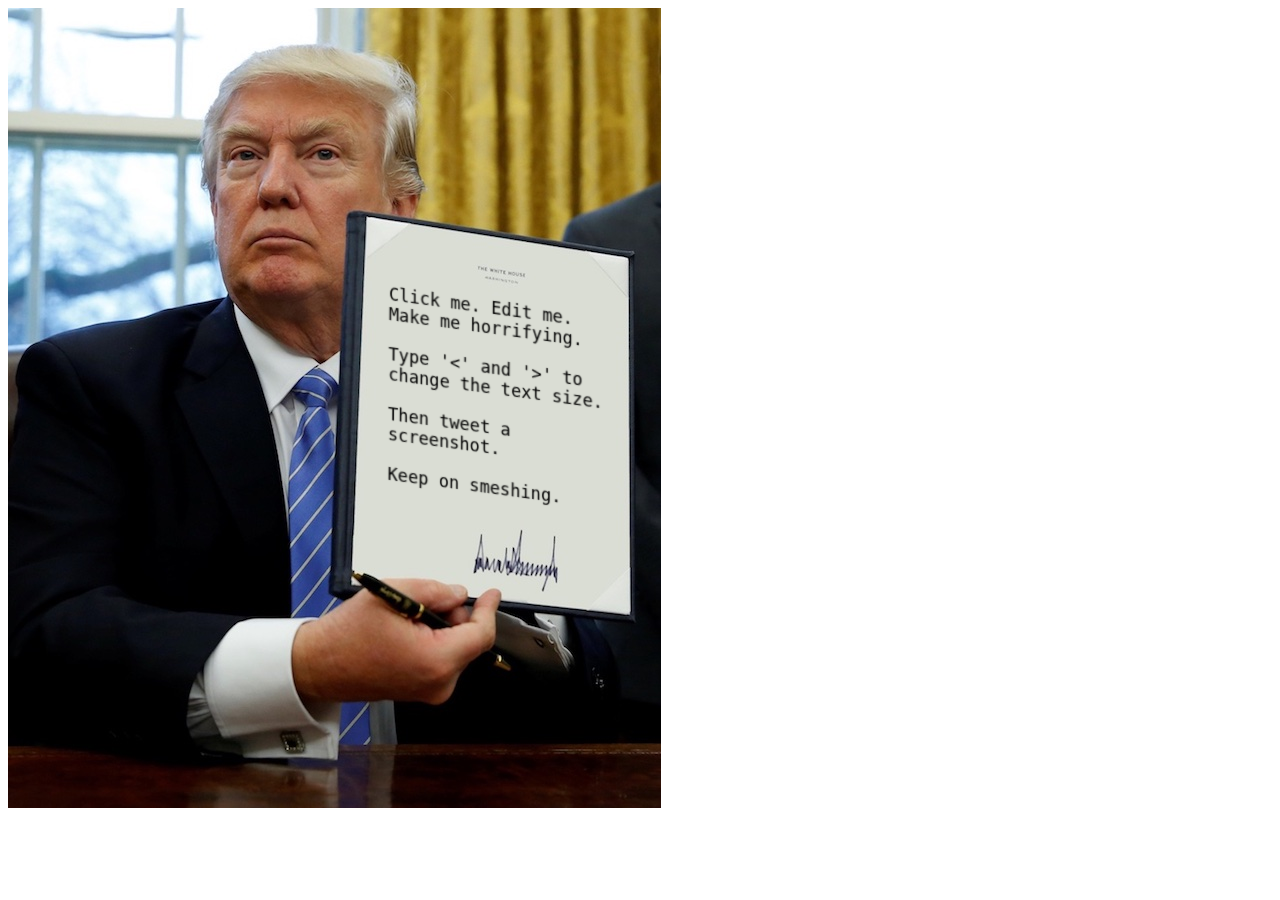
<file: exec_order/index.html>
<html>
<head>
	<title>Trump Executive Order Generator</title>
	<style>
	.eo {
		transform: skewY(7deg) skewX(0deg) rotateY(3deg) rotateX(3deg) rotateZ(0.6deg);
		position: absolute;
		left: 380px;
		top: 290px;
		width: 215px;
		height: 240px;
		text-shadow: 0 0 1px black;
		color: transparent;
		font-family: monospace;
	}
	</style>
</head>
<body style='perspective: 400px'>
<div style='margin: 0px; position: absolute; left: 0; top: 0; z-index: 50'>
	<img src='index.jpg'/>  
	<div class='eo' id='eo' contenteditable onkeypress='keypress(event);' style='font-size: 17px;' spellcheck='false'>
		Click me. Edit me. Make me horrifying.
		<br/><br/>
		Type '&lt;' and '&gt;' to change the text size.
		<br/><br/>
		Then tweet a screenshot.
		<br/><br/>
		Keep on smeshing.
	</div>
</body>
<script type='text/javascript'>
function keypress(e) {
	var key = e.key;
	if (key != "<" && key != ">") return;
	var adj = (key == "<") ? -1 : +1;
	var eo = document.getElementById('eo');
	var size = parseInt(eo.style['font-size']);
	eo.style['font-size'] = (size + adj) + 'px';
	e.preventDefault();
}
</script>

</html>
</file>
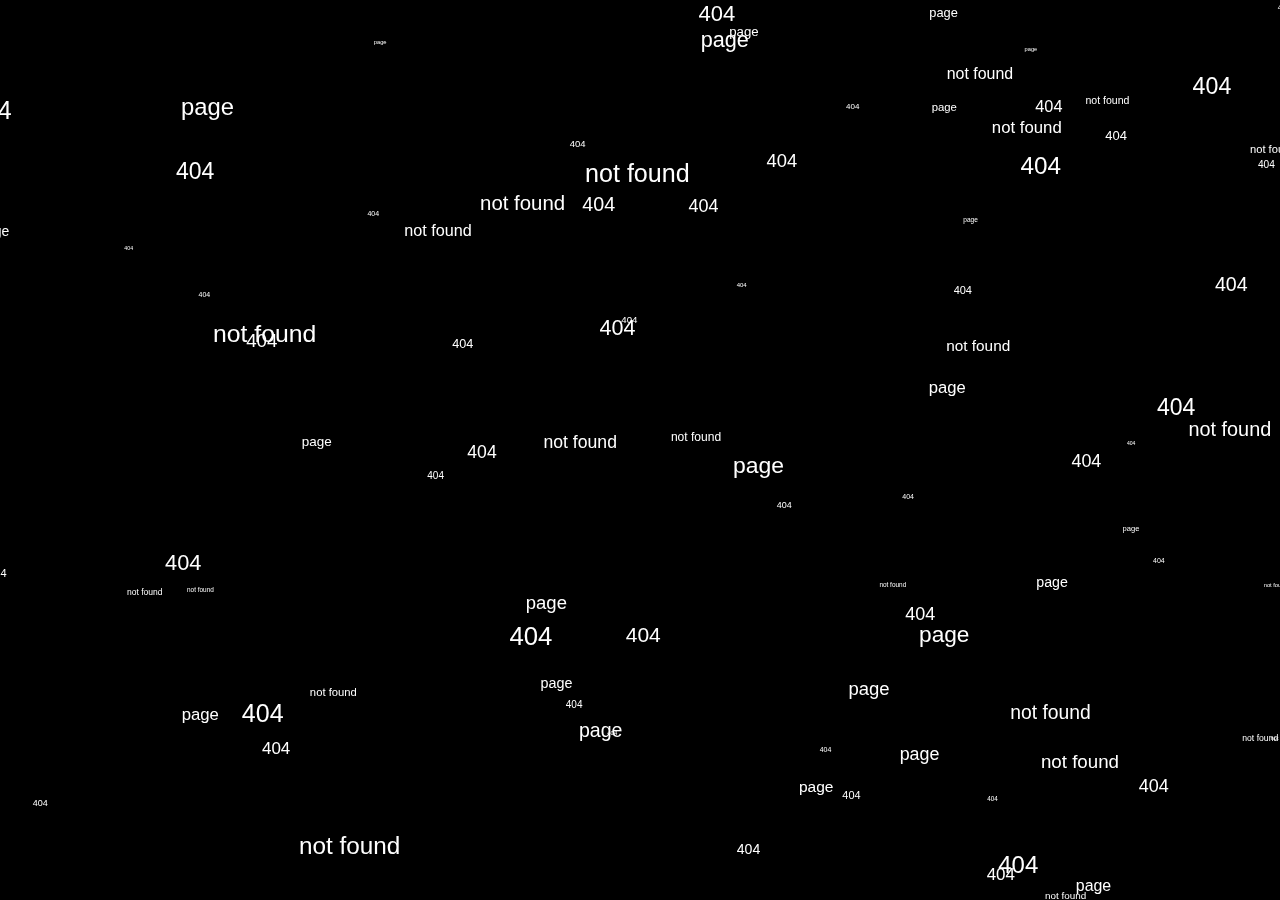
<file: WIP/404float/index.html>
<!DOCTYPE html>
<html lang="en" >
<head>
  <meta charset="UTF-8">
  <title>CodePen - 404 Page Not Found</title>
  

</head>
<body>
<!-- partial:index.partial.html -->
<html>
  <head>
    <meta charset="utf-8">
    <title>404 Page Not Found</title>
    <style media="screen">
      html,body{
        margin: 0;
        padding: 0;
      }

      canvas{
        display: block;
      }
    </style>
  </head>
  <body>

    <script type="text/javascript">
      var canvas = document.createElement('canvas');
      var height = canvas.height = window.innerHeight;
      var width = canvas.width = window.innerWidth;
      var ctx = canvas.getContext('2d');
      document.body.appendChild(canvas);

      function random(min,max)
      {
          return Math.random()*(max-min+1)+min;
      }

      function range_map(value,in_min, in_max, out_min, out_max) {
        return (value - in_min) * (out_max - out_min) / (in_max - in_min) + out_min;
      }

      var word_arr = [];
      var txt_min_size = 5;
      var txt_max_size = 25;
      var keypress = false;
      var acclerate = 2;
      for (var i = 0; i < 25; i++) {
        word_arr.push({
          x : random(0,width),
          y : random(0,height),
          text : '404',
          size : random(txt_min_size,txt_max_size)
        });

        word_arr.push({
          x : random(0,width),
          y : random(0,height),
          text : 'page',
          size : random(txt_min_size,txt_max_size)
        });


        word_arr.push({
          x : random(0,width),
          y : random(0,height),
          text : 'not found',
          size : random(txt_min_size,txt_max_size)
        });

        word_arr.push({
          x : random(0,width),
          y : random(0,height),
          text : '404',
          size : Math.floor(random(txt_min_size,txt_max_size))
        });
      }

      function render()
      {
        ctx.fillStyle = "rgba(0,0,0,1)";
        ctx.fillRect(0,0,width,height);

        ctx.fillStyle = "#fff";
        for (var i = 0; i < word_arr.length; i++) {
          ctx.font = word_arr[i].size+"px sans-serif";
          var w = ctx.measureText(word_arr[i].text);
          ctx.fillText(word_arr[i].text,word_arr[i].x,word_arr[i].y);

          if(keypress)
          {
            word_arr[i].x += range_map(word_arr[i].size,txt_min_size,txt_max_size,2,4) * acclerate;
          }
          else {
            word_arr[i].x += range_map(word_arr[i].size,txt_min_size,txt_max_size,2,3);
          }

          if(word_arr[i].x >= width)
          {
            word_arr[i].x = -w.width*2;
            word_arr[i].y = random(0,height);
            word_arr[i].size =  Math.floor(random(txt_min_size,txt_max_size));

          }
        }

        ctx.fill();

        requestAnimationFrame(render);
      }

      render();

      window.addEventListener('keydown',function(){
        keypress = true;
      },true);
      window.addEventListener('keyup',function(){
        keypress = false;
      },true);
    </script>
  </body>
</html>
<!-- partial -->
  
</body>
</html>
</file>
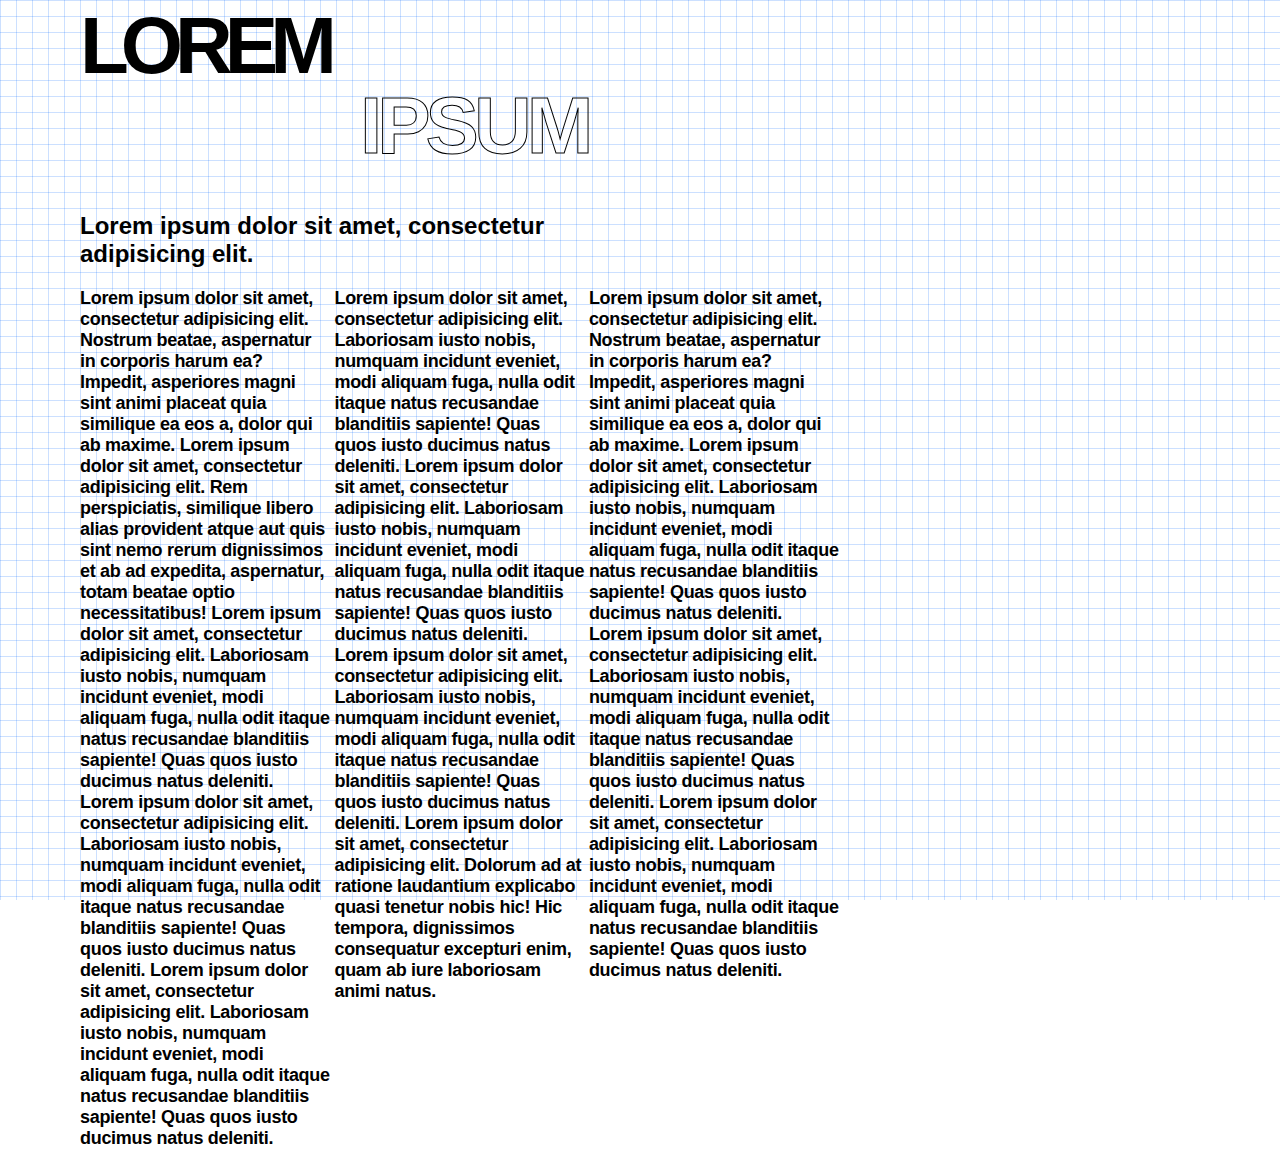
<file: WIP/article/index.html>
<!DOCTYPE html>
<html lang="en" >
<head>
  <meta charset="UTF-8">
  <title>CodePen - Locking Banner</title>
  <link rel="stylesheet" href="./style.css">

</head>
<body>
<!-- partial:index.partial.html -->
<div class="title">
<h1 class="first-name">LOREM</h1>
</div>
<!-- <div class="spacer"></div> -->
<h1 class="last-name">IPSUM</h1>
<main>
<h2>Lorem ipsum dolor sit amet, consectetur adipisicing elit.</h2>
<section>
Lorem ipsum dolor sit amet, consectetur adipisicing elit. Nostrum beatae, aspernatur in corporis harum ea? Impedit, asperiores magni sint animi placeat quia similique ea eos a, dolor qui ab maxime. Lorem ipsum dolor sit amet, consectetur adipisicing elit. Rem perspiciatis, similique libero alias provident atque aut quis sint nemo rerum dignissimos et ab ad expedita, aspernatur, totam beatae optio necessitatibus! Lorem ipsum dolor sit amet, consectetur adipisicing elit. Laboriosam iusto nobis, numquam incidunt eveniet, modi aliquam fuga, nulla odit itaque natus recusandae blanditiis sapiente! Quas quos iusto ducimus natus deleniti. Lorem ipsum dolor sit amet, consectetur adipisicing elit. Laboriosam iusto nobis, numquam incidunt eveniet, modi aliquam fuga, nulla odit itaque natus recusandae blanditiis sapiente! Quas quos iusto ducimus natus deleniti. Lorem ipsum dolor sit amet, consectetur adipisicing elit. Laboriosam iusto nobis, numquam incidunt eveniet, modi aliquam fuga, nulla odit itaque natus recusandae blanditiis sapiente! Quas quos iusto ducimus natus deleniti. 
</section>
<section>
Lorem ipsum dolor sit amet, consectetur adipisicing elit. Laboriosam iusto nobis, numquam incidunt eveniet, modi aliquam fuga, nulla odit itaque natus recusandae blanditiis sapiente! Quas quos iusto ducimus natus deleniti. Lorem ipsum dolor sit amet, consectetur adipisicing elit. Laboriosam iusto nobis, numquam incidunt eveniet, modi aliquam fuga, nulla odit itaque natus recusandae blanditiis sapiente! Quas quos iusto ducimus natus deleniti. Lorem ipsum dolor sit amet, consectetur adipisicing elit. Laboriosam iusto nobis, numquam incidunt eveniet, modi aliquam fuga, nulla odit itaque natus recusandae blanditiis sapiente! Quas quos iusto ducimus natus deleniti. Lorem ipsum dolor sit amet, consectetur adipisicing elit. Dolorum ad at ratione laudantium explicabo quasi tenetur nobis hic! Hic tempora, dignissimos consequatur excepturi enim, quam ab iure laboriosam animi natus.
</section>
<section>
Lorem ipsum dolor sit amet, consectetur adipisicing elit. Nostrum beatae, aspernatur in corporis harum ea? Impedit, asperiores magni sint animi placeat quia similique ea eos a, dolor qui ab maxime. Lorem ipsum dolor sit amet, consectetur adipisicing elit. Laboriosam iusto nobis, numquam incidunt eveniet, modi aliquam fuga, nulla odit itaque natus recusandae blanditiis sapiente! Quas quos iusto ducimus natus deleniti. Lorem ipsum dolor sit amet, consectetur adipisicing elit. Laboriosam iusto nobis, numquam incidunt eveniet, modi aliquam fuga, nulla odit itaque natus recusandae blanditiis sapiente! Quas quos iusto ducimus natus deleniti. Lorem ipsum dolor sit amet, consectetur adipisicing elit. Laboriosam iusto nobis, numquam incidunt eveniet, modi aliquam fuga, nulla odit itaque natus recusandae blanditiis sapiente! Quas quos iusto ducimus natus deleniti. 
</section>
<!-- <aside>The inspiration for this page.</aside> -->
</main>
<!-- partial -->
  <script src='https://cdnjs.cloudflare.com/ajax/libs/jquery/3.1.0/jquery.min.js'></script><script  src="./script.js"></script>

</body>
</html>
</file>
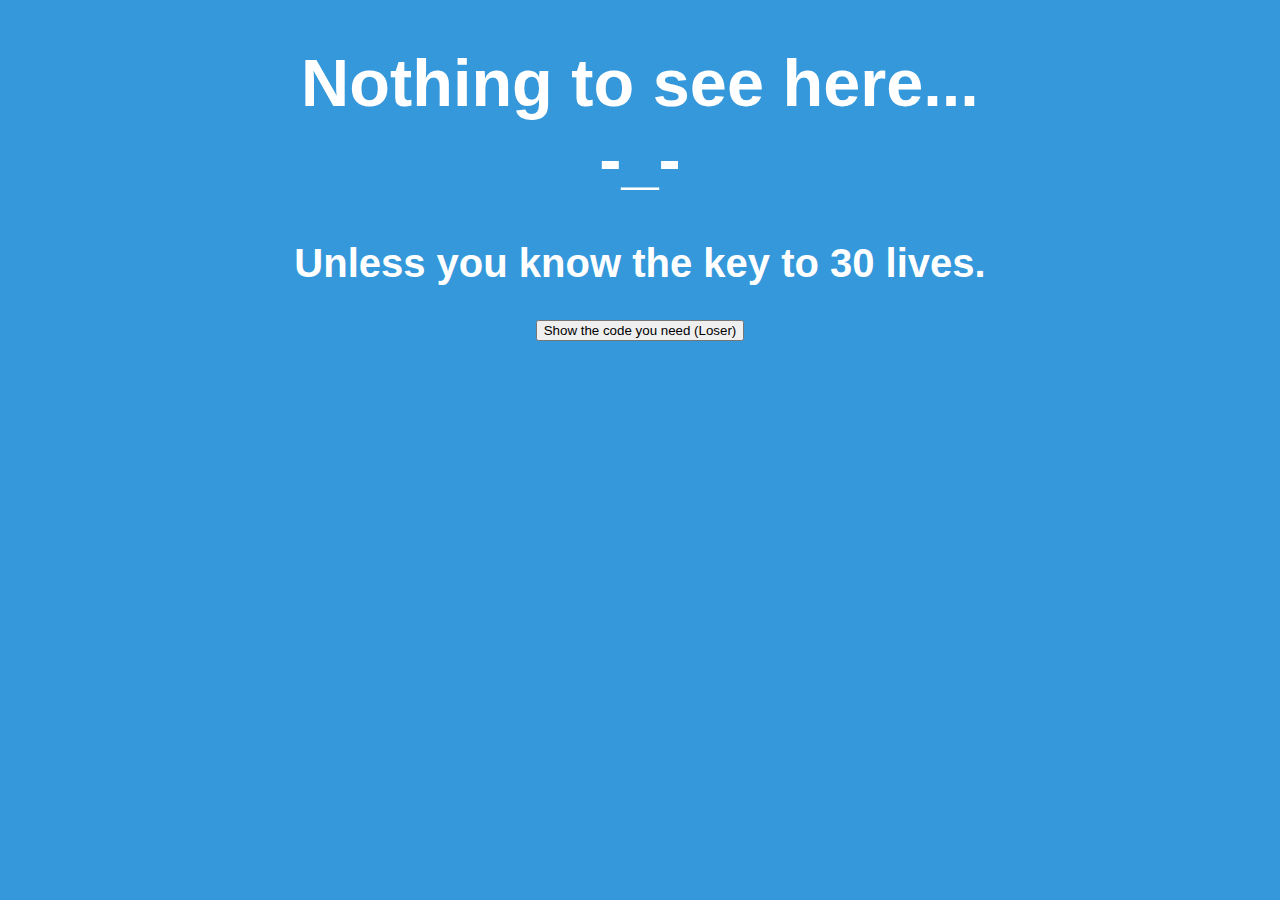
<file: WIP/code/index.html>
<!DOCTYPE html>
<html lang="en" >
<head>
  <meta charset="UTF-8">
  <title>CodePen - Konami code </title>
  <link rel="stylesheet" href="./style.css">

</head>
<body>
<!-- partial:index.partial.html -->
<div><h1>Nothing to see here... </br>-_-</h1>
  <h2>Unless you know the key to 30 lives.</h2></div>

<div class="number"></div>

<div class="button"><button class="show">Show the code you need (Loser)</button></div>

<div class="code"><p>&#8593;  &#8593;  &#8595;  &#8595;  &#8592;  &#8594;  &#8592;  &#8594; B  A  Enter</p></div>
<!-- partial -->
  <script src='https://cdnjs.cloudflare.com/ajax/libs/jquery/2.1.3/jquery.min.js'></script><script  src="./script.js"></script>

</body>
</html>
</file>
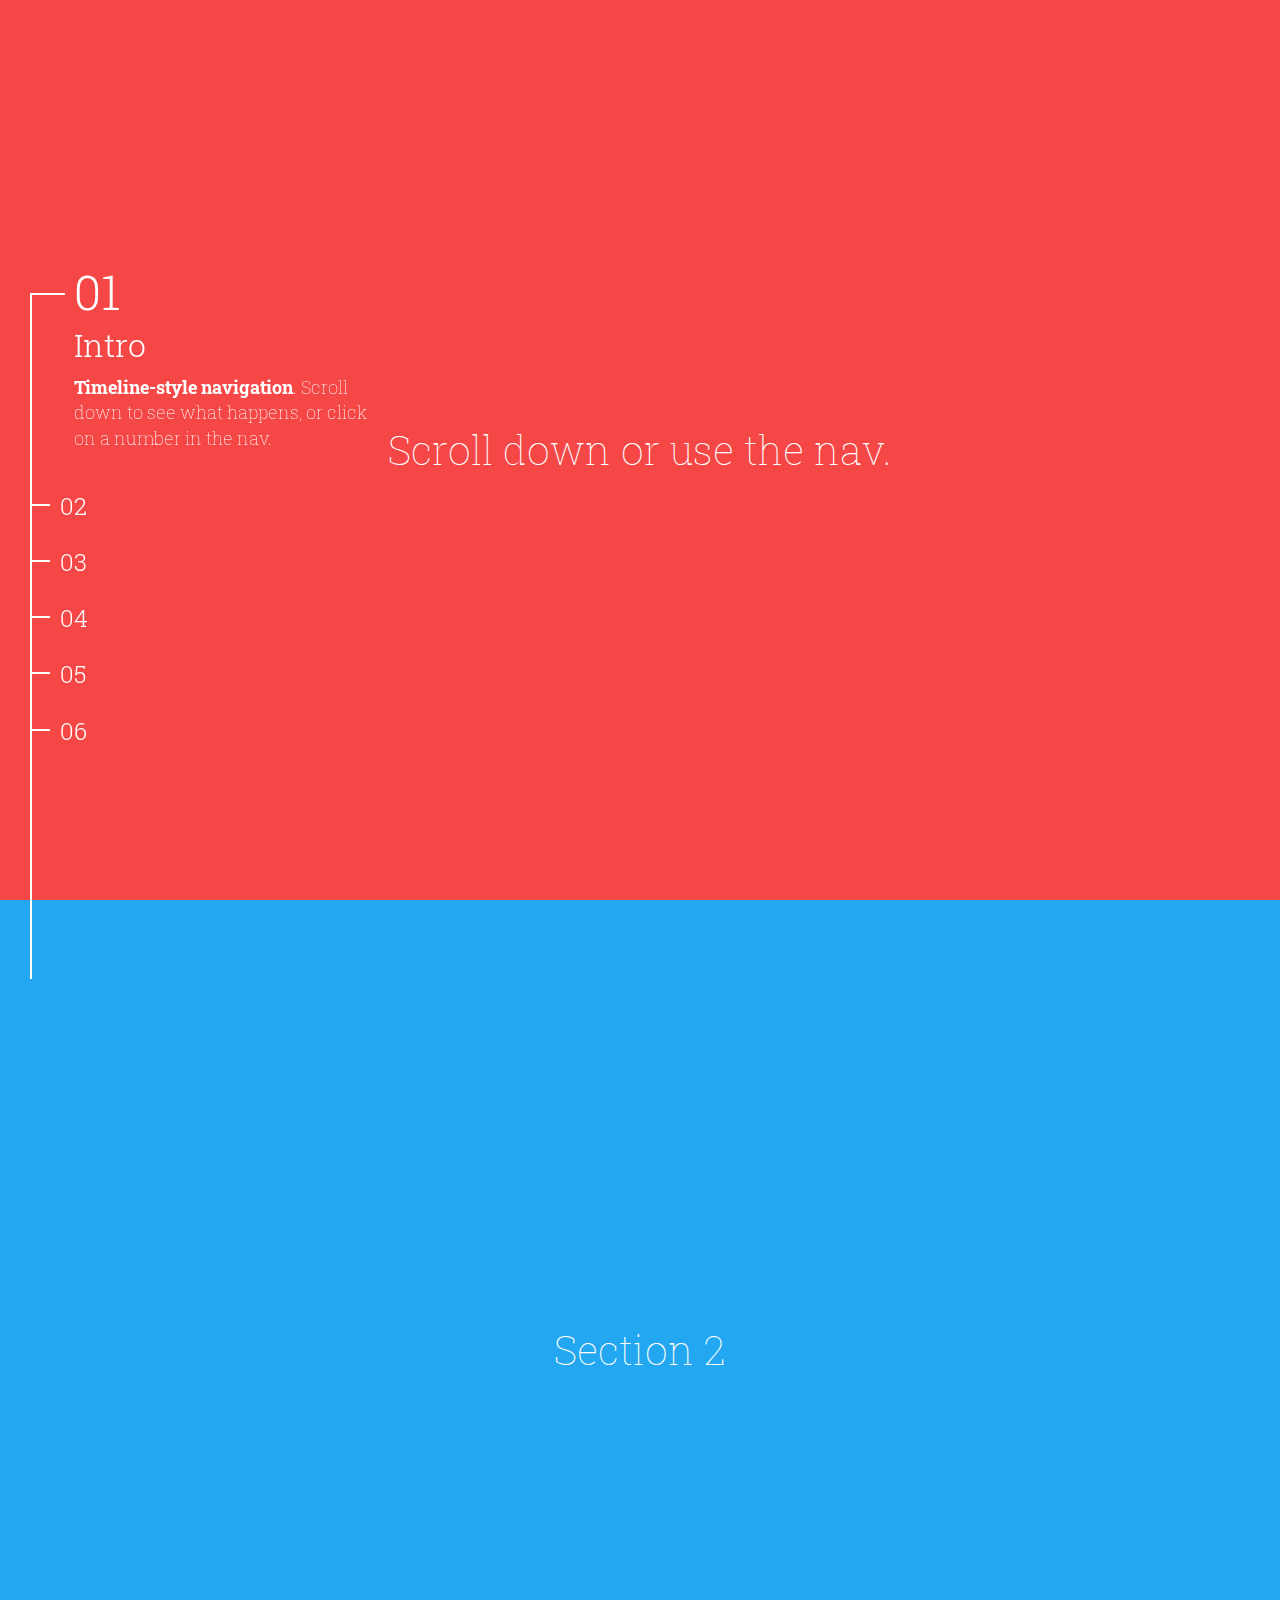
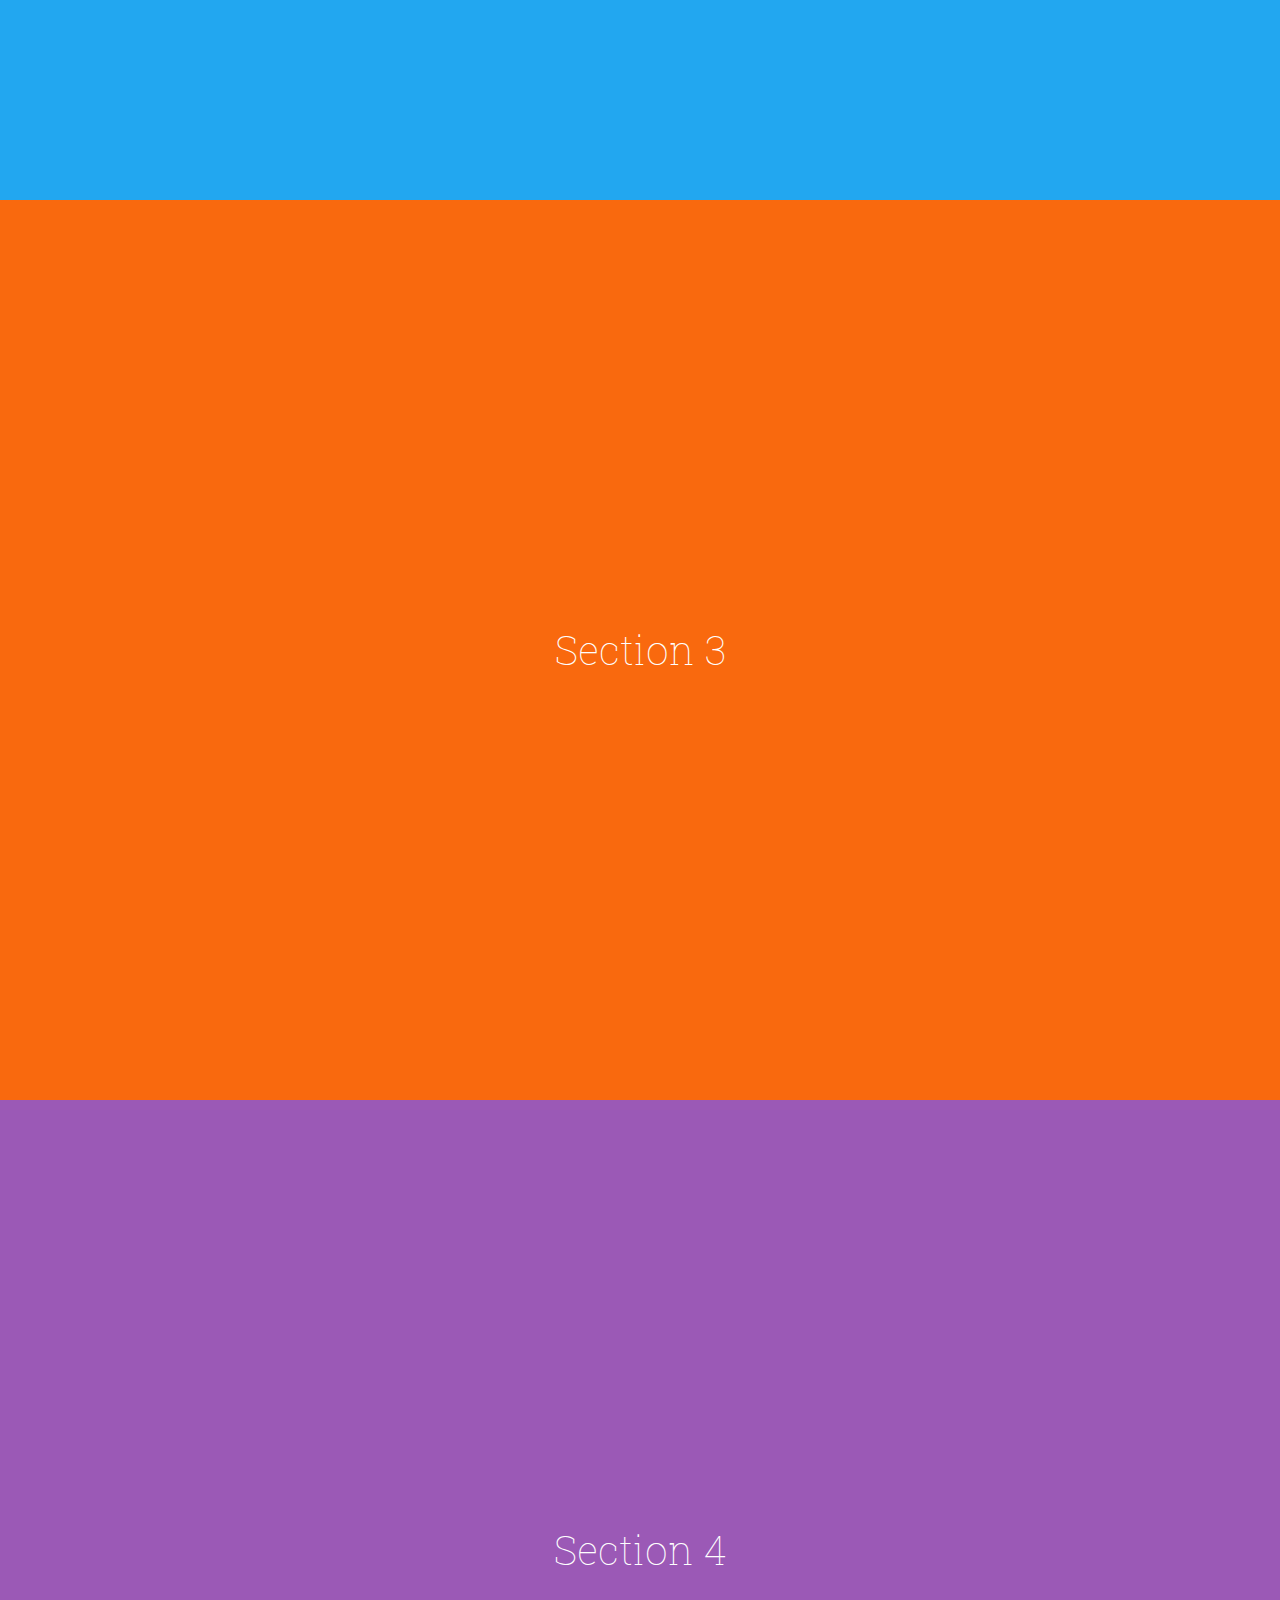
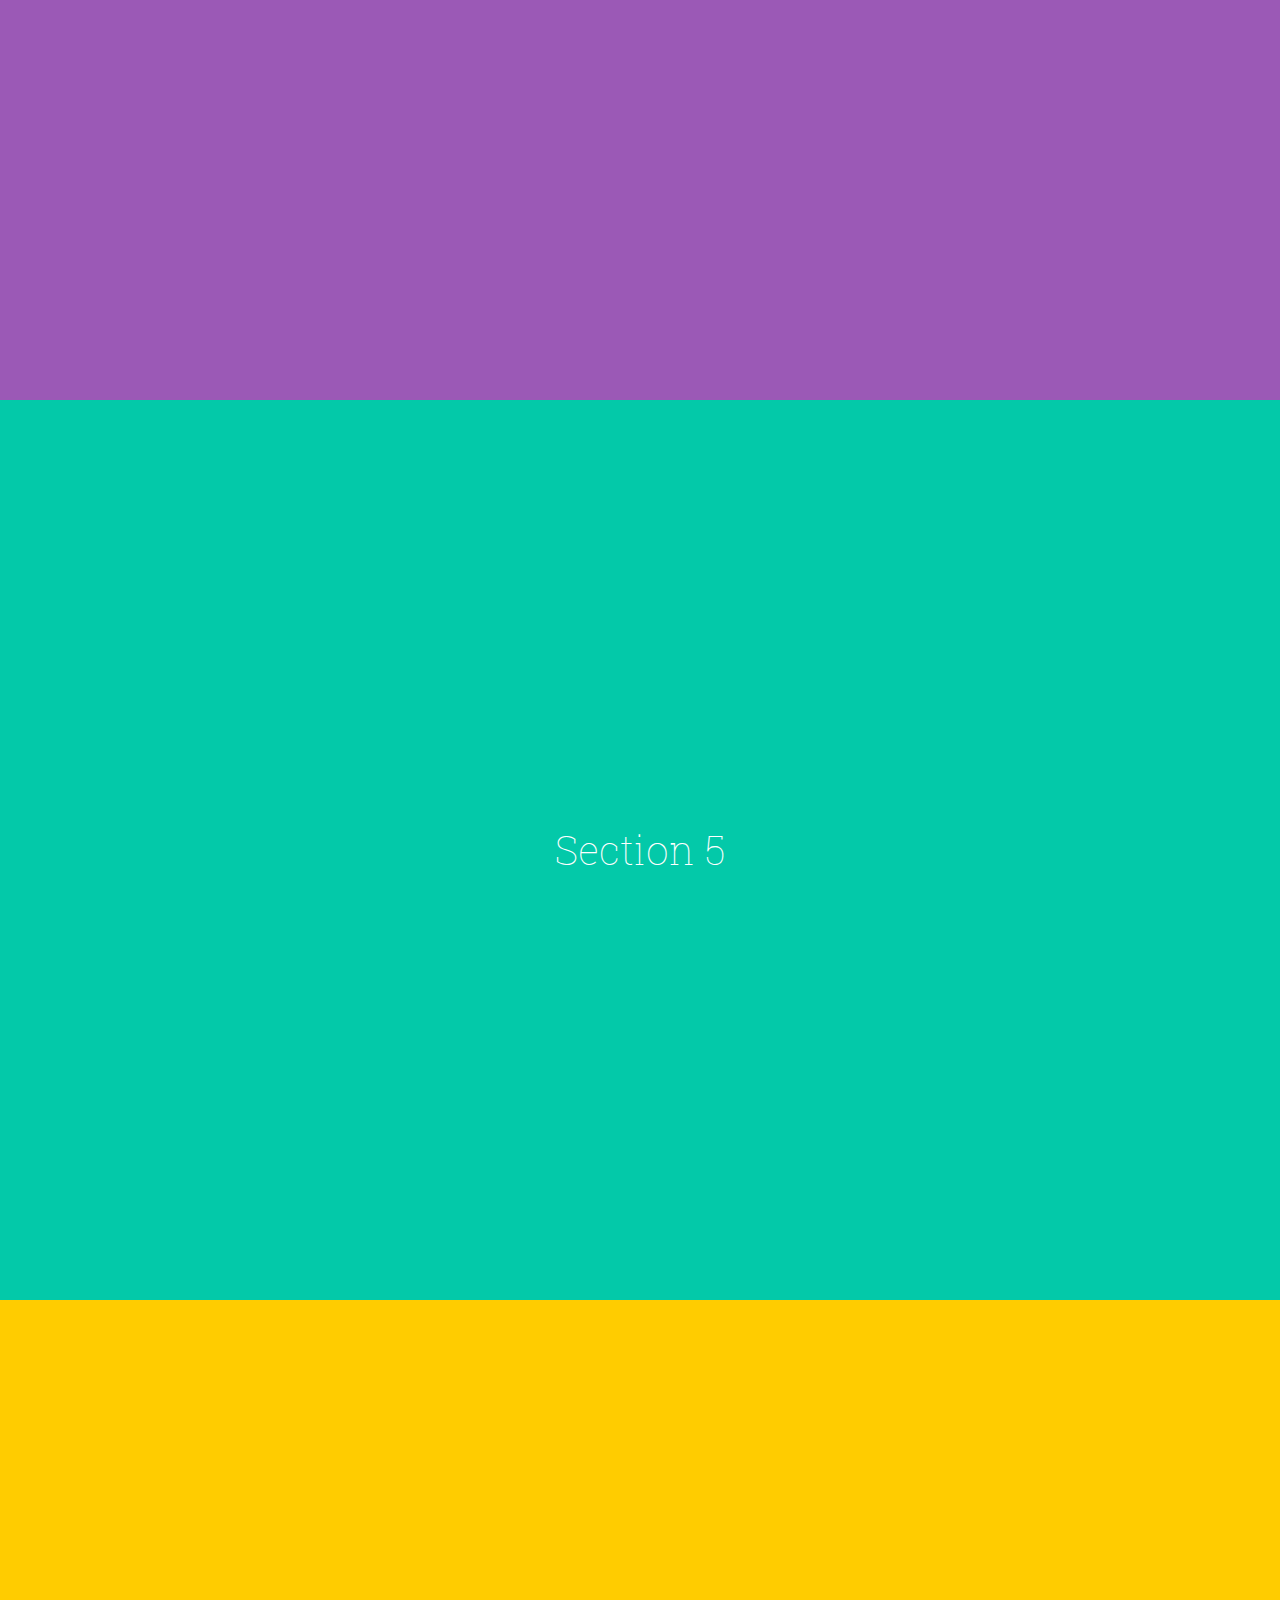
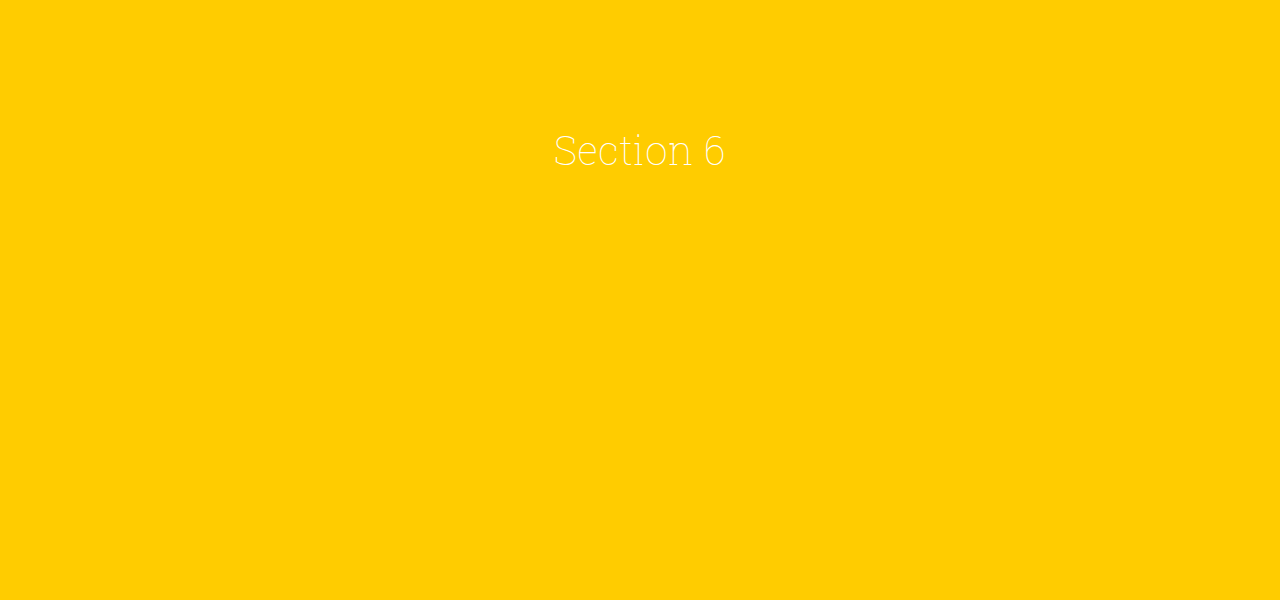
<file: WIP/timeline/index.html>
<!DOCTYPE html>
<html lang="en" >
<head>
  <meta charset="UTF-8">
  <title>CodePen - Timeline Style Navigation</title>
  <link rel='stylesheet' href='https://maxcdn.bootstrapcdn.com/bootstrap/3.3.6/css/bootstrap.min.css'>
<link rel='stylesheet' href='https://maxcdn.bootstrapcdn.com/font-awesome/4.4.0/css/font-awesome.min.css'>
<link rel='stylesheet' href='https://fonts.googleapis.com/css?family=Roboto+Slab:400,100,300,700'><link rel="stylesheet" href="./style.css">

</head>
<body>
<!-- partial:index.partial.html -->
<body data-spy="scroll" data-target="#navbar-example">


  <div class="wrapper" >

    <nav class="nav__wrapper" id="navbar-example">
      <ul class="nav">

        <li role="presentation" class="active">
          <a href="#section1">
            <span class="nav__counter">01</span>
            <h3 class="nav__title">Intro</h3>
            <p class="nav__body"><strong>Timeline-style navigation</strong>. Scroll down to see what happens, or click on a number in the nav.</p>
          </a>
        </li>

        <li role="presentation">
          <a href="#section2">
            <span class="nav__counter">02</span>
            <h3 class="nav__title">Section 2 Title</h3>
            <p class="nav__body">Sed sit amet justo sed odio tempus tempus. Vestibulum sed varius mi, sit amet condimentum lacus.</p>
          </a>
        </li>

        <li role="presentation">
          <a href="#section3">
            <span class="nav__counter">03</span>
            <h3 class="nav__title">Section 3 Title</h3>
            <p class="nav__body">Sed sit amet justo sed odio tempus tempus. Vestibulum sed varius mi, sit amet condimentum lacus.</p>
          </a>
        </li>
        
        <li role="presentation">
          <a href="#section4">
            <span class="nav__counter">04</span>
            <h3 class="nav__title">Section 4 Title</h3>
            <p class="nav__body">Sed sit amet justo sed odio tempus tempus. Vestibulum sed varius mi, sit amet condimentum lacus.</p>
          </a>
        </li>
        
        <li role="presentation">
          <a href="#section5">
            <span class="nav__counter">05</span>
            <h3 class="nav__title">Section 5 Title</h3>
            <p class="nav__body">Sed sit amet justo sed odio tempus tempus. Vestibulum sed varius mi, sit amet condimentum lacus.</p>
          </a>
        </li>
        
        <li role="presentation">
          <a href="#section6">
            <span class="nav__counter">06</span>
            <h3 class="nav__title">Section 6 Title</h3>
            <p class="nav__body">Sed sit amet justo sed odio tempus tempus. Vestibulum sed varius mi, sit amet condimentum lacus.</p>
          </a>
        </li>

      </ul>
    </nav>

    <section class="section section1" id="section1">
      Scroll down or use the nav.
    </section>

    <section class="section section2" id="section2">
      Section 2
    </section>

    <section class="section section3" id="section3">
      Section 3
    </section>

    <section class="section section4" id="section4">
      Section 4
    </section>

    <section class="section section5" id="section5">
      Section 5
    </section>

    <section class="section section6" id="section6">
      Section 6
    </section>


  </div>
</body>
<!-- partial -->
  <script src='https://cdnjs.cloudflare.com/ajax/libs/jquery/2.1.3/jquery.min.js'></script>
<script src='https://maxcdn.bootstrapcdn.com/bootstrap/3.3.6/js/bootstrap.min.js'></script><script  src="./script.js"></script>

</body>
</html>
</file>
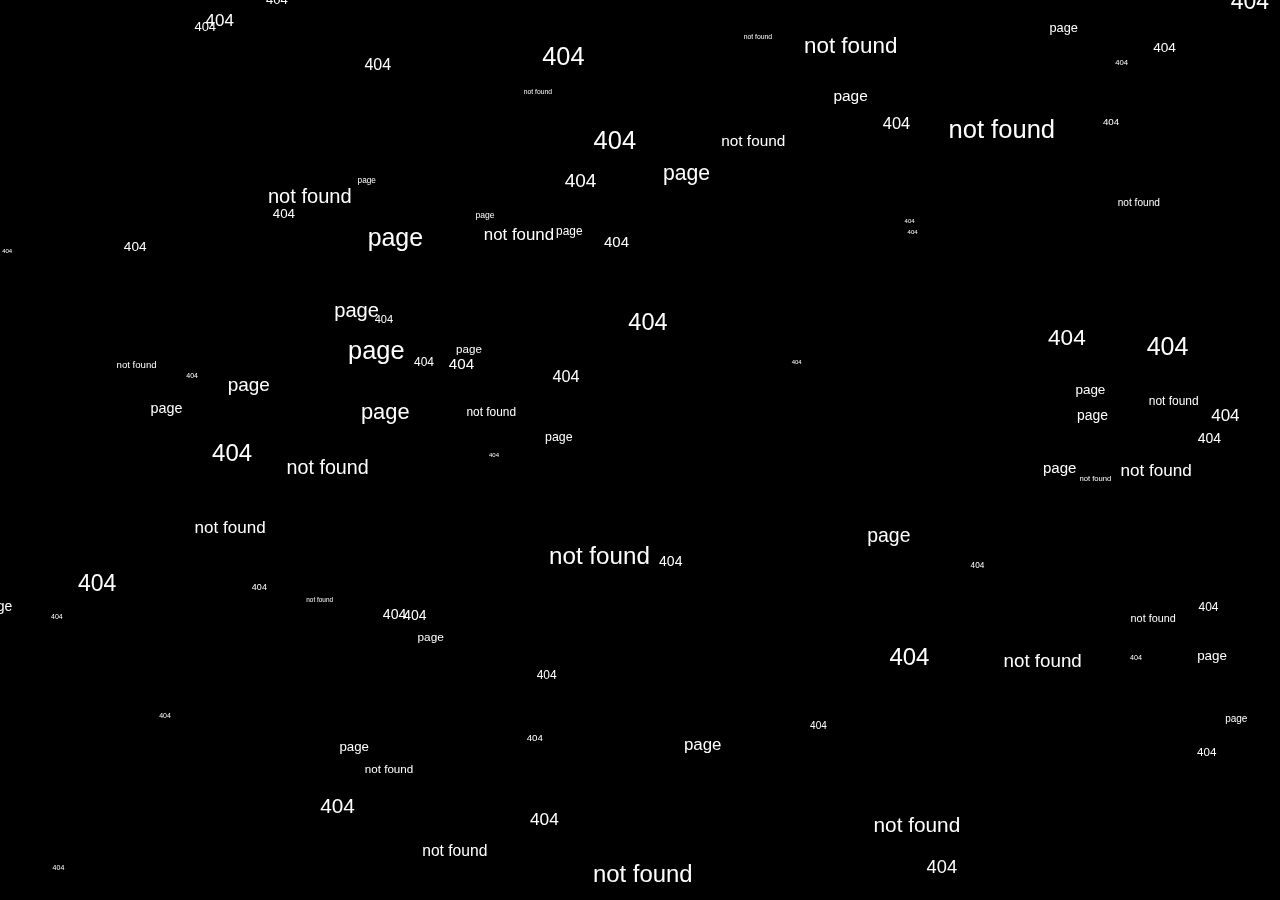
<file: WIP/404float/src/index.html>
<html>
  <head>
    <meta charset="utf-8">
    <title>404 Page Not Found</title>
    <style media="screen">
      html,body{
        margin: 0;
        padding: 0;
      }

      canvas{
        display: block;
      }
    </style>
  </head>
  <body>

    <script type="text/javascript">
      var canvas = document.createElement('canvas');
      var height = canvas.height = window.innerHeight;
      var width = canvas.width = window.innerWidth;
      var ctx = canvas.getContext('2d');
      document.body.appendChild(canvas);

      function random(min,max)
      {
          return Math.random()*(max-min+1)+min;
      }

      function range_map(value,in_min, in_max, out_min, out_max) {
        return (value - in_min) * (out_max - out_min) / (in_max - in_min) + out_min;
      }

      var word_arr = [];
      var txt_min_size = 5;
      var txt_max_size = 25;
      var keypress = false;
      var acclerate = 2;
      for (var i = 0; i < 25; i++) {
        word_arr.push({
          x : random(0,width),
          y : random(0,height),
          text : '404',
          size : random(txt_min_size,txt_max_size)
        });

        word_arr.push({
          x : random(0,width),
          y : random(0,height),
          text : 'page',
          size : random(txt_min_size,txt_max_size)
        });


        word_arr.push({
          x : random(0,width),
          y : random(0,height),
          text : 'not found',
          size : random(txt_min_size,txt_max_size)
        });

        word_arr.push({
          x : random(0,width),
          y : random(0,height),
          text : '404',
          size : Math.floor(random(txt_min_size,txt_max_size))
        });
      }

      function render()
      {
        ctx.fillStyle = "rgba(0,0,0,1)";
        ctx.fillRect(0,0,width,height);

        ctx.fillStyle = "#fff";
        for (var i = 0; i < word_arr.length; i++) {
          ctx.font = word_arr[i].size+"px sans-serif";
          var w = ctx.measureText(word_arr[i].text);
          ctx.fillText(word_arr[i].text,word_arr[i].x,word_arr[i].y);

          if(keypress)
          {
            word_arr[i].x += range_map(word_arr[i].size,txt_min_size,txt_max_size,2,4) * acclerate;
          }
          else {
            word_arr[i].x += range_map(word_arr[i].size,txt_min_size,txt_max_size,2,3);
          }

          if(word_arr[i].x >= width)
          {
            word_arr[i].x = -w.width*2;
            word_arr[i].y = random(0,height);
            word_arr[i].size =  Math.floor(random(txt_min_size,txt_max_size));

          }
        }

        ctx.fill();

        requestAnimationFrame(render);
      }

      render();

      window.addEventListener('keydown',function(){
        keypress = true;
      },true);
      window.addEventListener('keyup',function(){
        keypress = false;
      },true);
    </script>
  </body>
</html>
</file>
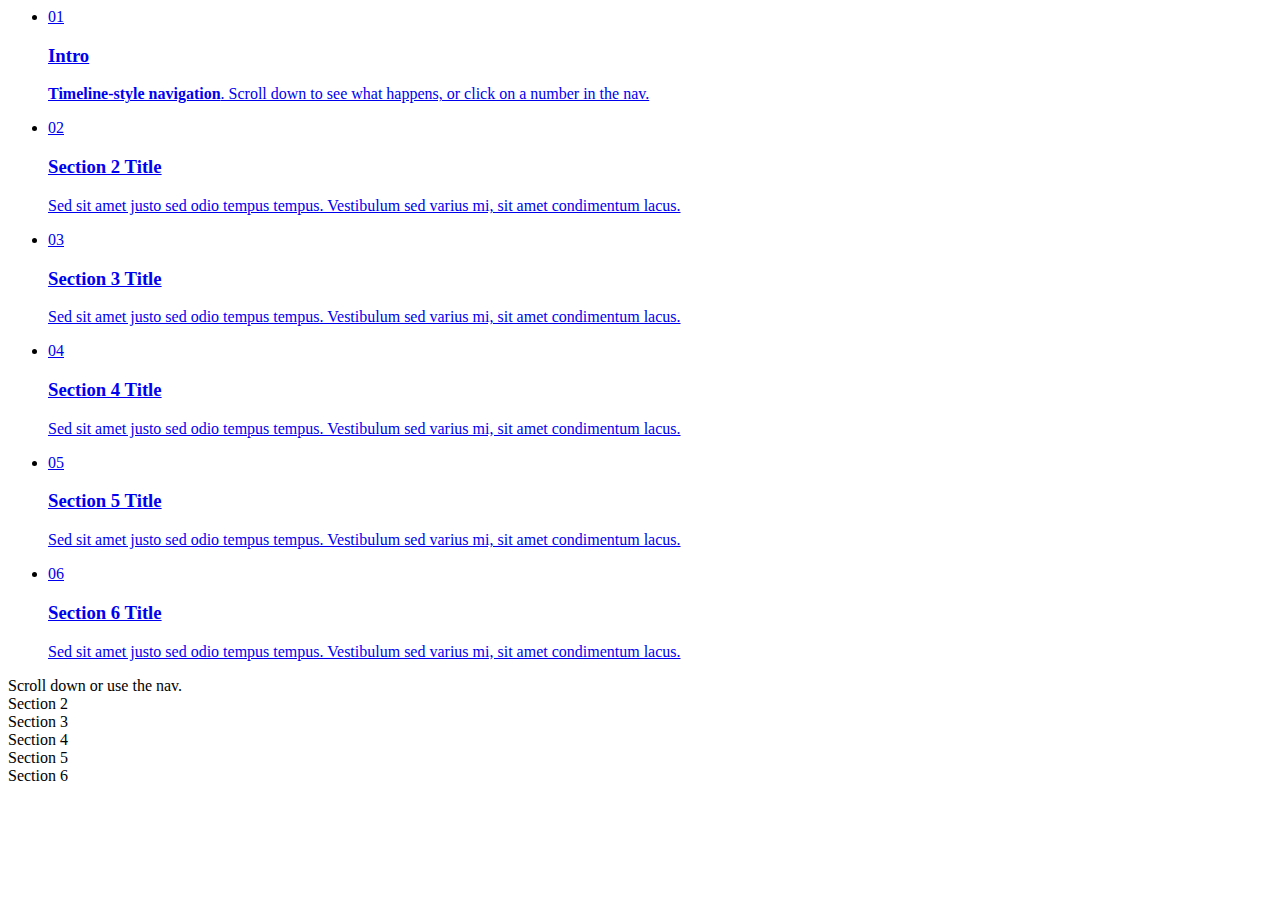
<file: WIP/timeline/src/index.html>
<body data-spy="scroll" data-target="#navbar-example">


  <div class="wrapper" >

    <nav class="nav__wrapper" id="navbar-example">
      <ul class="nav">

        <li role="presentation" class="active">
          <a href="#section1">
            <span class="nav__counter">01</span>
            <h3 class="nav__title">Intro</h3>
            <p class="nav__body"><strong>Timeline-style navigation</strong>. Scroll down to see what happens, or click on a number in the nav.</p>
          </a>
        </li>

        <li role="presentation">
          <a href="#section2">
            <span class="nav__counter">02</span>
            <h3 class="nav__title">Section 2 Title</h3>
            <p class="nav__body">Sed sit amet justo sed odio tempus tempus. Vestibulum sed varius mi, sit amet condimentum lacus.</p>
          </a>
        </li>

        <li role="presentation">
          <a href="#section3">
            <span class="nav__counter">03</span>
            <h3 class="nav__title">Section 3 Title</h3>
            <p class="nav__body">Sed sit amet justo sed odio tempus tempus. Vestibulum sed varius mi, sit amet condimentum lacus.</p>
          </a>
        </li>
        
        <li role="presentation">
          <a href="#section4">
            <span class="nav__counter">04</span>
            <h3 class="nav__title">Section 4 Title</h3>
            <p class="nav__body">Sed sit amet justo sed odio tempus tempus. Vestibulum sed varius mi, sit amet condimentum lacus.</p>
          </a>
        </li>
        
        <li role="presentation">
          <a href="#section5">
            <span class="nav__counter">05</span>
            <h3 class="nav__title">Section 5 Title</h3>
            <p class="nav__body">Sed sit amet justo sed odio tempus tempus. Vestibulum sed varius mi, sit amet condimentum lacus.</p>
          </a>
        </li>
        
        <li role="presentation">
          <a href="#section6">
            <span class="nav__counter">06</span>
            <h3 class="nav__title">Section 6 Title</h3>
            <p class="nav__body">Sed sit amet justo sed odio tempus tempus. Vestibulum sed varius mi, sit amet condimentum lacus.</p>
          </a>
        </li>

      </ul>
    </nav>

    <section class="section section1" id="section1">
      Scroll down or use the nav.
    </section>

    <section class="section section2" id="section2">
      Section 2
    </section>

    <section class="section section3" id="section3">
      Section 3
    </section>

    <section class="section section4" id="section4">
      Section 4
    </section>

    <section class="section section5" id="section5">
      Section 5
    </section>

    <section class="section section6" id="section6">
      Section 6
    </section>


  </div>
</body>
</file>
<file: WIP/article/style.css>
* {
  font-family: Arial, Helvetica, sans-serif;
}

body {
  margin: 0;
/*   transition: all 1s; */
}

h1 {
/* font-family: Impact, Charcoal, sans-serif; */
letter-spacing: -0.1em;  
font-size: 5em;
margin: 0;
}

.title {
  position: fixed;
  height: 5em;
  width: 100%;
  top: 0;
    background-image: linear-gradient(rgba(0, 100, 255, .2) 7%, transparent 7%, transparent), linear-gradient(90deg, rgba(0, 100, 255, .2) 7%, transparent 7%, transparent);
  background-size: 1em 1em;
  background-color: white;
}
h2 {
  max-width: 500px;
/*   text-align: justify; */
}
.first-name {
  margin-left: 1em;
}
main {
/*   margin-top: 5em; */
  background-image: linear-gradient(rgba(0, 100, 255, .2) 7%, transparent 7%, transparent), linear-gradient(90deg, rgba(0, 100, 255, .2) 7%, transparent 7%, transparent);
  background-size: 1em 1em;
  background-attachment: fixed;
/*   width: 100%; */
/*   height: 200vh; */
  padding: 12em 0 0 5em;
}

.last-name {
  position: absolute;
  left: 4.5em;
  top: 1em;
  color: transparent;
     -webkit-text-stroke-width: 1px;
   -webkit-text-stroke-color: black;
  letter-spacing: -5px;
/*   transition: all 0.5s; */
}


.spacer {
  height: 5em;
}

section {
/*   width: 2em; */
max-width: 250px;
/*   text-align: justify; */
/*   font-family: Impact, Charcoal, sans-serif; */
/*   font-family: "Arial Black", Gadget, sans-serif; */
/*   font-family: "Lucida Sans Unicode", "Lucida Grande", sans-serif; */
  font-weight: 800;
  font-size: 18px;
  letter-spacing: -0.3px;
  display: inline-flex;
}
</file>
<file: WIP/code/style.css>
body {
  font-family: sans-serif;
  background: #3498DB;
  color: #FFF; 
} 

.code { 
  display: none;
  font-size: 28pt;
text-align: center;
  margin-left: auto;
  margin-right: auto;
}

.button {
  text-align: center;
}

h1 {
  text-align: center;
  font-size: 50pt;
}

h2 {
  text-align: center;
  font-size: 30pt;
}
</file>
<file: WIP/timeline/style.css>
.wrapper {
  min-height: 100vh;
  font-family: 'Roboto Slab', serif;
  font-weight: 300;
  color: #fff;
  position: relative;
}

section {
  height: 100vh;
  font-size: 40px;
  font-weight: 100;
  background-color: #22A7F0;
  display: -webkit-box;
  display: flex;
  -webkit-box-pack: center;
          justify-content: center;
  -webkit-box-align: center;
          align-items: center;
}
section:nth-child(1) {
  background: white;
}
section:nth-child(2) {
  background: #F64747;
}
section:nth-child(3) {
  background: #22A7F0;
}
section:nth-child(4) {
  background: #F9690E;
}
section:nth-child(5) {
  background: #9B59B6;
}
section:nth-child(6) {
  background: #03C9A9;
}
section:nth-child(7) {
  background: #ffcc00;
}

.nav__wrapper {
  position: fixed;
  height: 100%;
  padding: 30px;
  display: -webkit-box;
  display: flex;
  -webkit-box-orient: vertical;
  -webkit-box-direction: normal;
          flex-flow: column nowrap;
  -webkit-box-pack: end;
          justify-content: flex-end;
}
.nav {
  margin: 0 0 100px 30px;
}
.nav__counter {
  font-size: 24px;
  -webkit-transition: all 0.15s ease-out;
  transition: all 0.15s ease-out;
}
.nav__title {
  font-size: 32px;
  font-weight: 300;
  margin: 0 0 0.25em;
  width: 300px;
  height: 0;
  overflow: hidden;
  opacity: 0;
  -webkit-transition: height 0.3s ease-out, opacity 0.2s ease-out;
  transition: height 0.3s ease-out, opacity 0.2s ease-out;
}
.nav__body {
  font-weight: 100;
  font-size: 18px;
  font-size: 18px;
  width: 300px;
  height: 0;
  overflow: hidden;
  opacity: 0;
  -webkit-transition: height 0.3s ease-out, opacity 0.2s ease-out;
  transition: height 0.3s ease-out, opacity 0.2s ease-out;
}
.nav li {
  position: relative;
  -webkit-transition: all 0.3s ease-out;
  transition: all 0.3s ease-out;
  margin-bottom: 1em;
}
.nav li:after {
  content: '';
  display: block;
  border-left: 2px solid white;
  border-top: 2px solid white;
  height: 250px;
  width: 20px;
  position: absolute;
  left: -30px;
  top: 15px;
}
.nav li a {
  display: block;
  padding: 0;
  color: #fff;
  -webkit-transition: all 0.15s ease-out;
  transition: all 0.15s ease-out;
}
.nav li a:hover {
  background-color: transparent;
  padding-left: 1em;
}
.nav li a:focus {
  background-color: transparent;
}
.nav li.active {
  pointer-events: none;
  padding-left: 1em;
}
.nav li.active:after {
  width: 35px;
  height: 400px;
  top: 35px;
}
.nav li.active .nav__counter {
  font-size: 48px;
}
.nav li.active .nav__title {
  height: 40px;
  opacity: 1;
  overflow: visible;
}
.nav li.active .nav__body {
  height: 100px;
  opacity: 1;
  overflow: visible;
}
</file>
